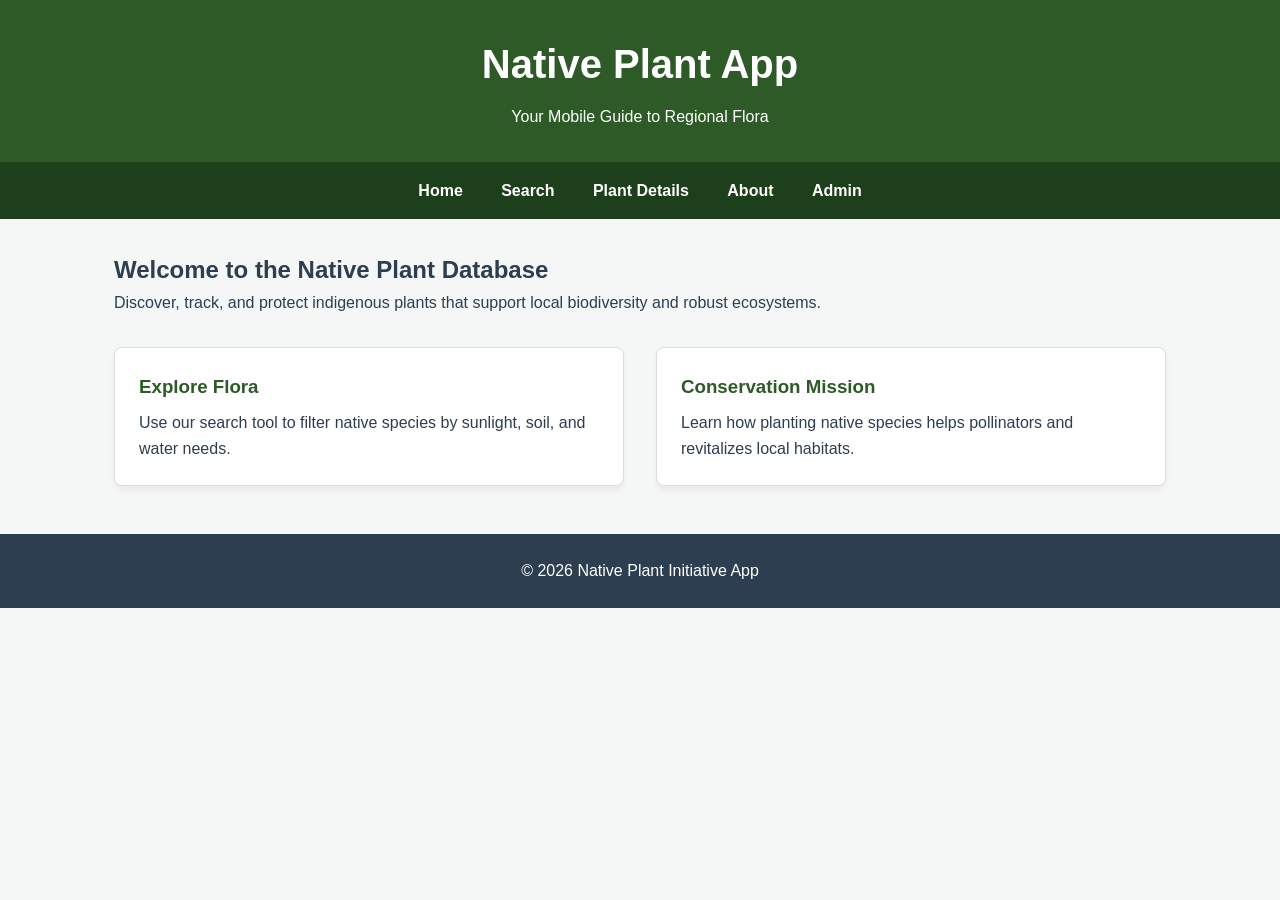
<file: index.html>
<!DOCTYPE html>
<html lang="en">
<head>
    <meta charset="UTF-8">
    <meta name="viewport" content="width=device-width, initial-scale=1.0">
    <title>Native Plant App - Home</title>
    <link rel="stylesheet" href="style.css">
</head>
<body>
    <header>
        <h1>Native Plant App</h1>
        <p>Your Mobile Guide to Regional Flora</p>
    </header>
    <nav>
        <ul>
            <li><a href="index.html">Home</a></li>
            <li><a href="search.html">Search</a></li>
            <li><a href="details.html">Plant Details</a></li>
            <li><a href="about.html">About</a></li>
            <li><a href="admin.html">Admin</a></li>
        </ul>
    </nav>
    <main>
        <section>
            <h2>Welcome to the Native Plant Database</h2>
            <p>Discover, track, and protect indigenous plants that support local biodiversity and robust ecosystems.</p>
            <div class="plant-grid" style="margin-top: 2rem;">
                <article class="plant-card">
                    <h3>Explore Flora</h3>
                    <p>Use our search tool to filter native species by sunlight, soil, and water needs.</p>
                </article>
                <article class="plant-card">
                    <h3>Conservation Mission</h3>
                    <p>Learn how planting native species helps pollinators and revitalizes local habitats.</p>
                </article>
            </div>
        </section>
    </main>
    <footer>
        <p>&copy; 2026 Native Plant Initiative App</p>
    </footer>
</body>
</html>
</file>
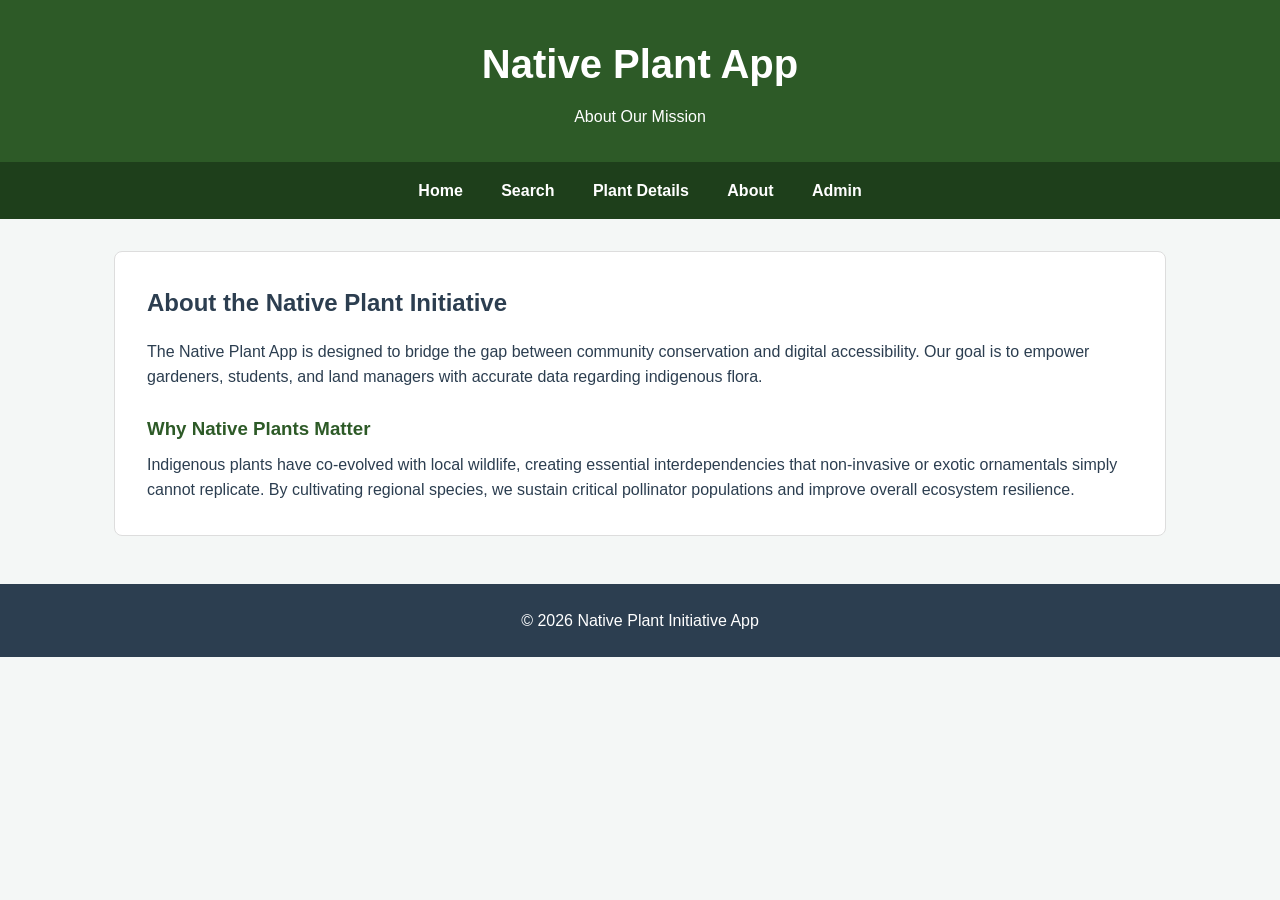
<file: about.html>
<!DOCTYPE html>
<html lang="en">
<head>
    <meta charset="UTF-8">
    <meta name="viewport" content="width=device-width, initial-scale=1.0">
    <title>Native Plant App - About</title>
    <link rel="stylesheet" href="style.css">
</head>
<body>
    <header>
        <h1>Native Plant App</h1>
        <p>About Our Mission</p>
    </header>
    <nav>
        <ul>
            <li><a href="index.html">Home</a></li>
            <li><a href="search.html">Search</a></li>
            <li><a href="details.html">Plant Details</a></li>
            <li><a href="about.html">About</a></li>
            <li><a href="admin.html">Admin</a></li>
        </ul>
    </nav>
    <main>
        <section style="background: white; padding: 2rem; border-radius: 8px; border: 1px solid #ddd;">
            <h2>About the Native Plant Initiative</h2>
            <p style="margin-top: 1rem;">The Native Plant App is designed to bridge the gap between community conservation and digital accessibility. Our goal is to empower gardeners, students, and land managers with accurate data regarding indigenous flora.</p>
            <h3 style="margin-top: 1.5rem; color: #2d5a27;">Why Native Plants Matter</h3>
            <p style="margin-top: 0.5rem;">Indigenous plants have co-evolved with local wildlife, creating essential interdependencies that non-invasive or exotic ornamentals simply cannot replicate. By cultivating regional species, we sustain critical pollinator populations and improve overall ecosystem resilience.</p>
        </section>
    </main>
    <footer>
        <p>&copy; 2026 Native Plant Initiative App</p>
    </footer>
</body>
</html>
</file>
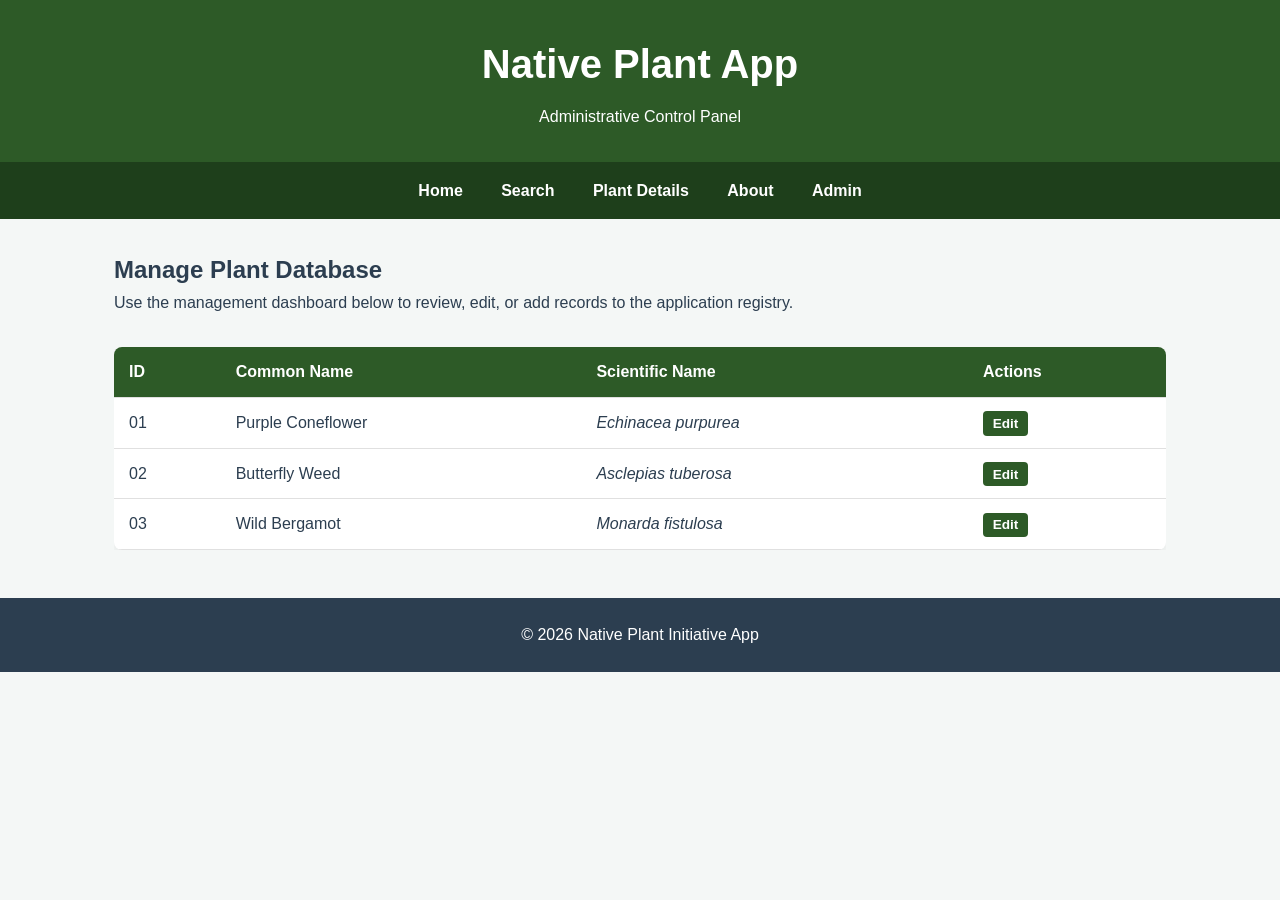
<file: admin.html>
<!DOCTYPE html>
<html lang="en">
<head>
    <meta charset="UTF-8">
    <meta name="viewport" content="width=device-width, initial-scale=1.0">
    <title>Native Plant App - Admin Dashboard</title>
    <link rel="stylesheet" href="style.css">
</head>
<body>
    <header>
        <h1>Native Plant App</h1>
        <p>Administrative Control Panel</p>
    </header>
    <nav>
        <ul>
            <li><a href="index.html">Home</a></li>
            <li><a href="search.html">Search</a></li>
            <li><a href="details.html">Plant Details</a></li>
            <li><a href="about.html">About</a></li>
            <li><a href="admin.html">Admin</a></li>
        </ul>
    </nav>
    <main>
        <section>
            <h2>Manage Plant Database</h2>
            <p>Use the management dashboard below to review, edit, or add records to the application registry.</p>
            
            <div class="table-container">
                <table>
                    <thead>
                        <tr>
                            <th>ID</th>
                            <th>Common Name</th>
                            <th>Scientific Name</th>
                            <th>Actions</th>
                        </tr>
                    </thead>
                    <tbody>
                        <tr>
                            <td>01</td>
                            <td>Purple Coneflower</td>
                            <td><i>Echinacea purpurea</i></td>
                            <td><button style="padding: 0.3rem 0.6rem; font-size: 0.85rem;">Edit</button></td>
                        </tr>
                        <tr>
                            <td>02</td>
                            <td>Butterfly Weed</td>
                            <td><i>Asclepias tuberosa</i></td>
                            <td><button style="padding: 0.3rem 0.6rem; font-size: 0.85rem;">Edit</button></td>
                        </tr>
                        <tr>
                            <td>03</td>
                            <td>Wild Bergamot</td>
                            <td><i>Monarda fistulosa</i></td>
                            <td><button style="padding: 0.3rem 0.6rem; font-size: 0.85rem;">Edit</button></td>
                        </tr>
                    </tbody>
                </table>
            </div>
        </section>
    </main>
    <footer>
        <p>&copy; 2026 Native Plant Initiative App</p>
    </footer>
</body>
</html>
</file>
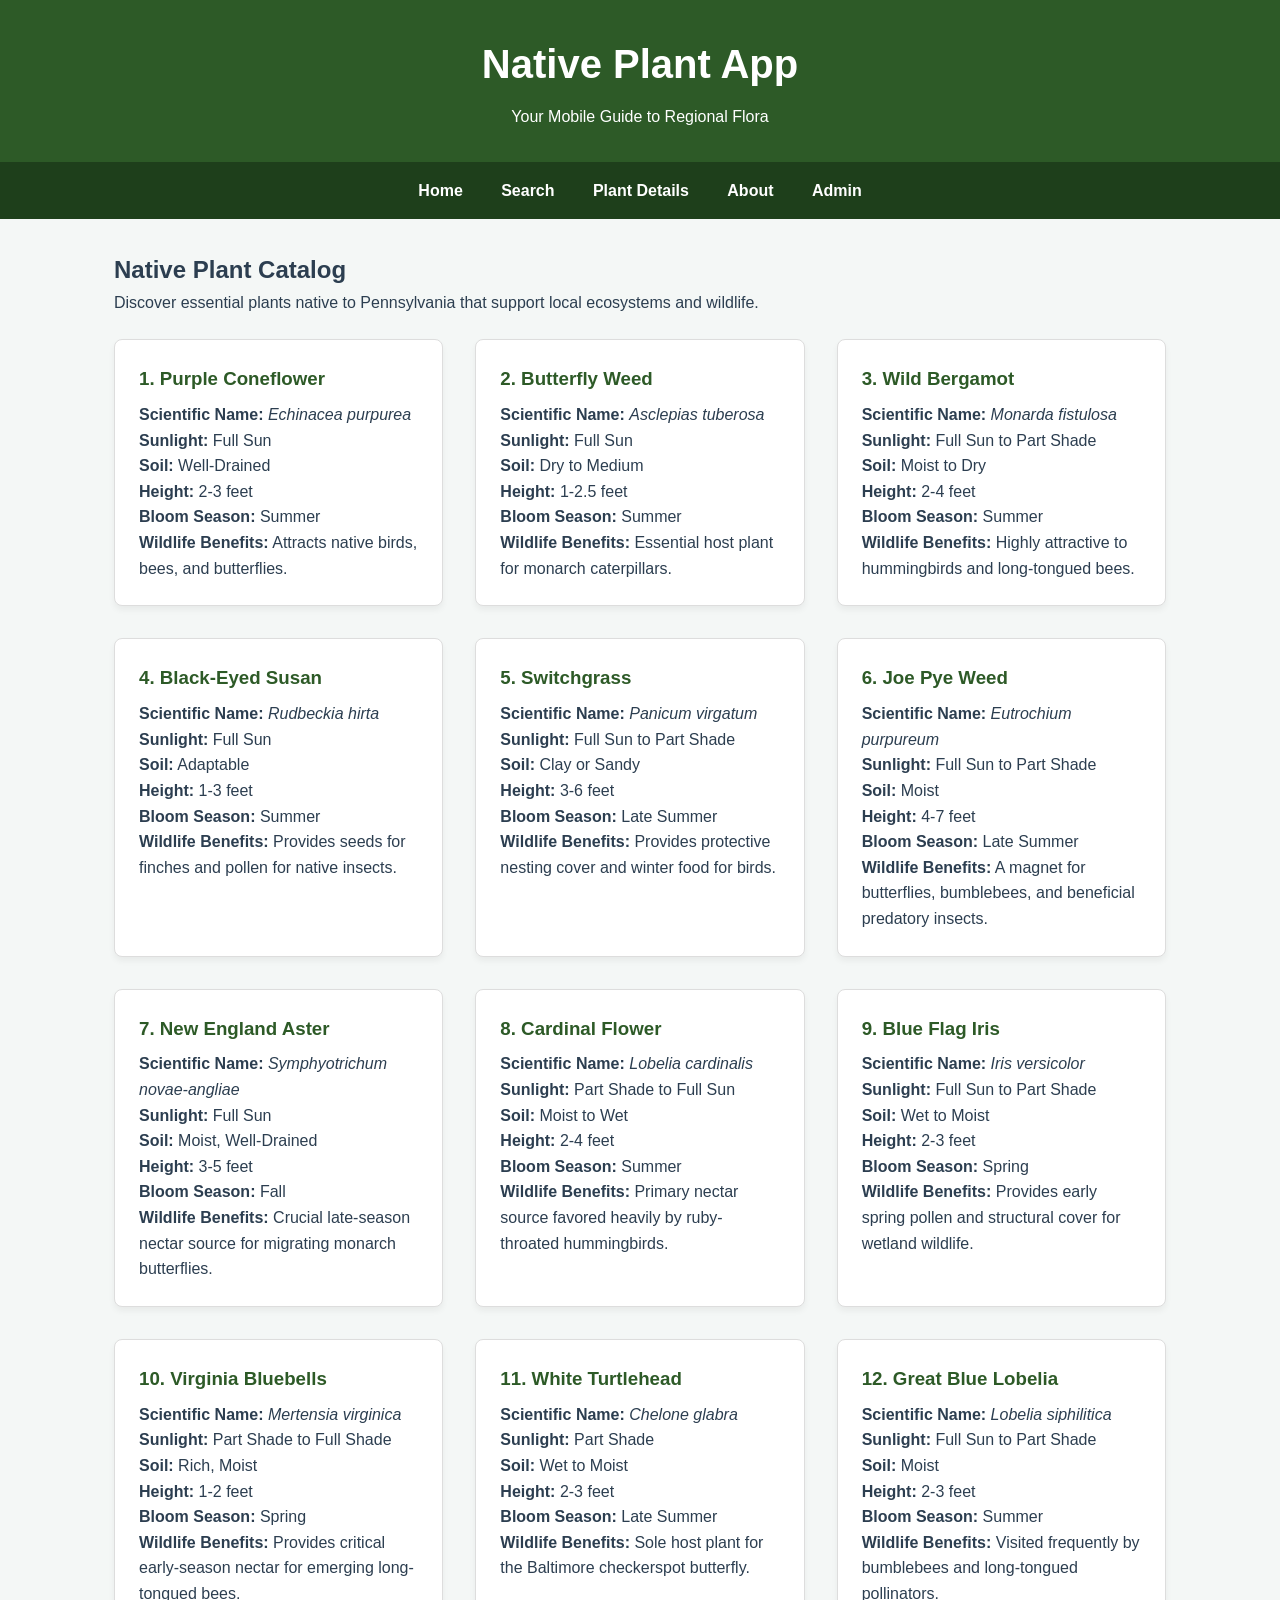
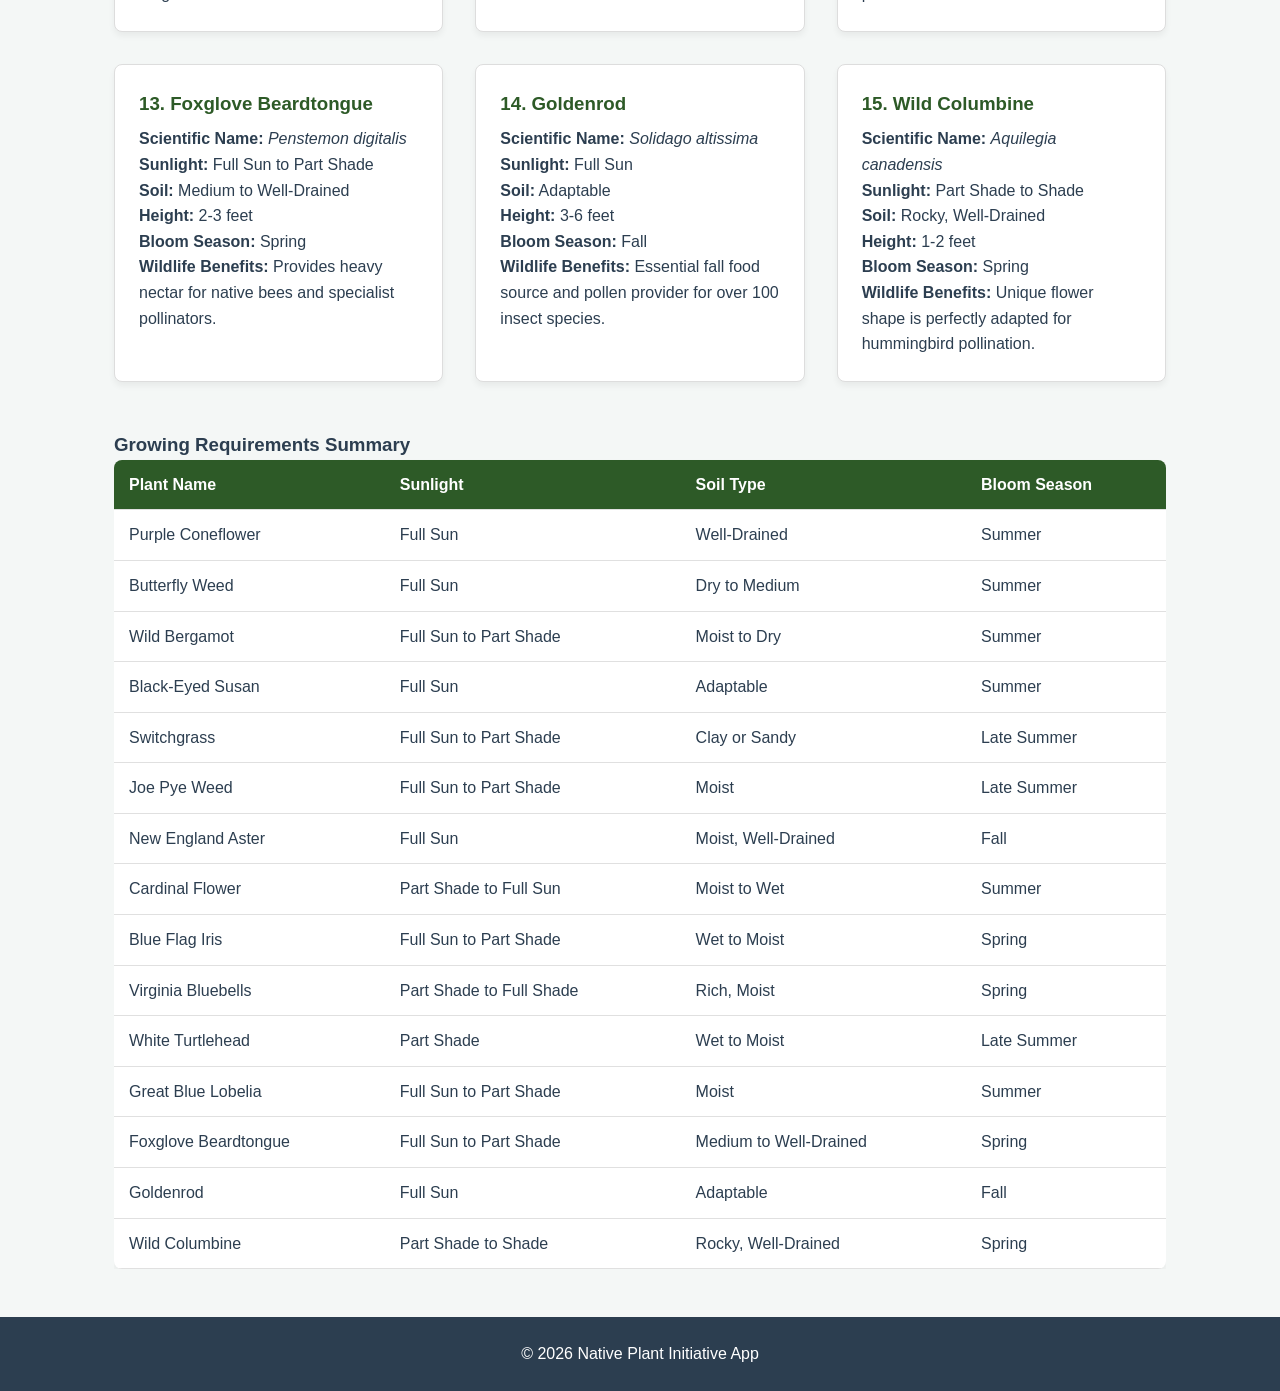
<file: details.html>
<!DOCTYPE html>
<html lang="en">
<head>
    <meta charset="UTF-8">
    <meta name="viewport" content="width=device-width, initial-scale=1.0">
    <title>Native Plant App - Plant Details</title>
    <link rel="stylesheet" href="style.css">
</head>
<body>

    <header>
        <h1>Native Plant App</h1>
        <p>Your Mobile Guide to Regional Flora</p>
    </header>

    <nav>
        <ul>
            <li><a href="index.html">Home</a></li>
            <li><a href="search.html">Search</a></li>
            <li><a href="details.html">Plant Details</a></li>
            <li><a href="about.html">About</a></li>
            <li><a href="admin.html">Admin</a></li>
        </ul>
    </nav>

    <main>
        <section>
            <h2>Native Plant Catalog</h2>
            <p>Discover essential plants native to Pennsylvania that support local ecosystems and wildlife.</p>

            <!-- Dynamic Grid Container -->
            <div class="plant-grid">
                <!-- JavaScript will populate cards automatically -->
            </div>

            <!-- Dynamic Table Container -->
            <section class="table-container" style="margin-top: 3rem;">
                <h3>Growing Requirements Summary</h3>
                <table>
                    <thead>
                        <tr>
                            <th>Plant Name</th>
                            <th>Sunlight</th>
                            <th>Soil Type</th>
                            <th>Bloom Season</th>
                        </tr>
                    </thead>
                    <tbody>
                        <!-- JavaScript will populate table rows automatically -->
                    </tbody>
                </table>
            </section>
        </section>
    </main>

    <footer>
        <p>&copy; 2026 Native Plant Initiative App</p>
    </footer>

    <!-- Link your interactive JavaScript -->
    <script src="script.js"></script>
</body>
</html>
</file>
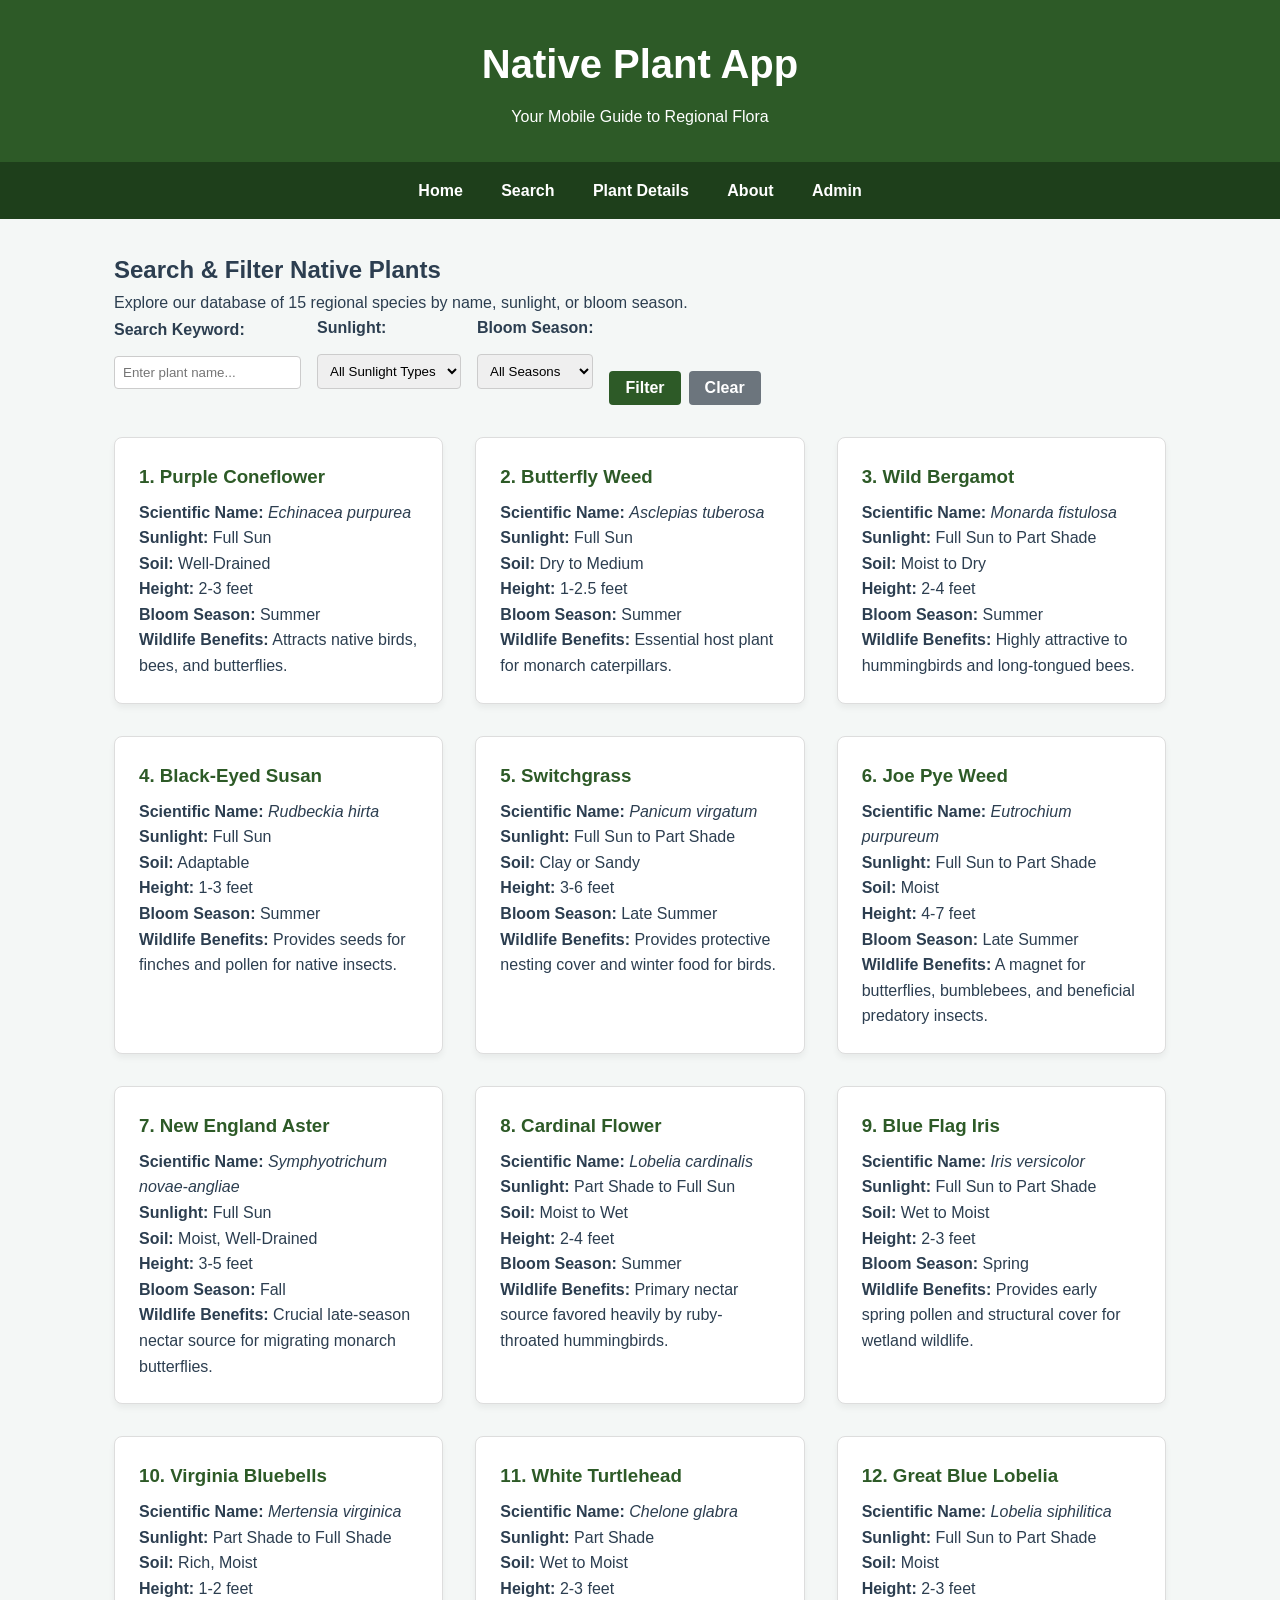
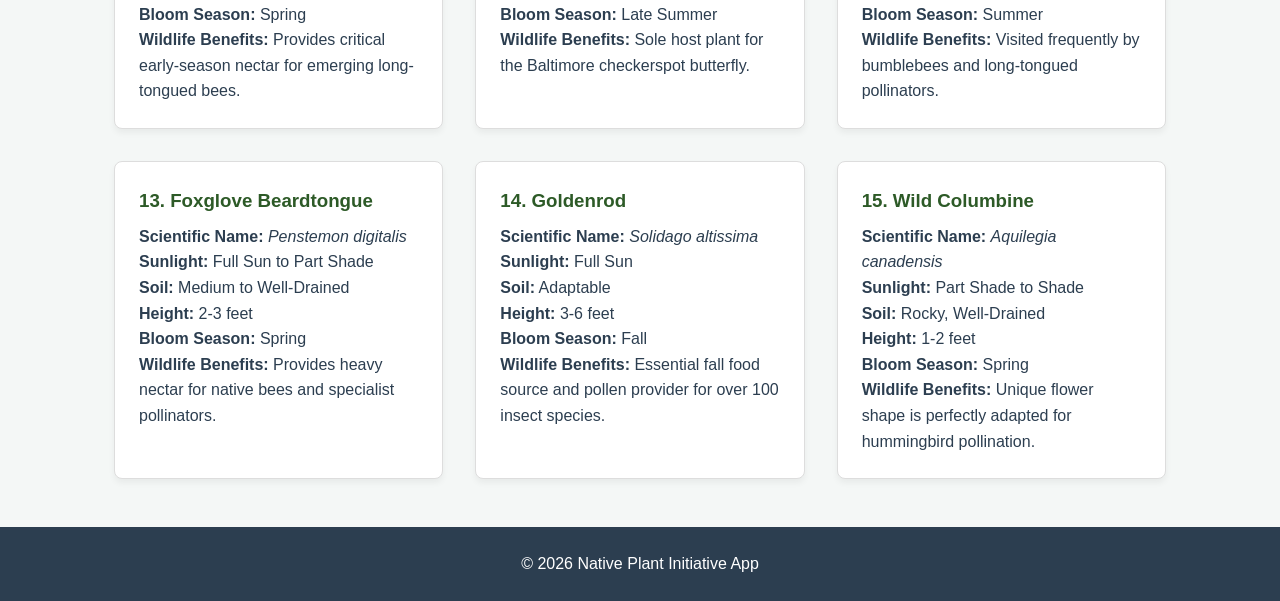
<file: search.html>
<!DOCTYPE html>
<html lang="en">
<head>
    <meta charset="UTF-8">
    <meta name="viewport" content="width=device-width, initial-scale=1.0">
    <title>Native Plant App - Search</title>
    <link rel="stylesheet" href="style.css">
</head>
<body>

    <header>
        <h1>Native Plant App</h1>
        <p>Your Mobile Guide to Regional Flora</p>
    </header>

    <nav>
        <ul>
            <li><a href="index.html">Home</a></li>
            <li><a href="search.html">Search</a></li>
            <li><a href="details.html">Plant Details</a></li>
            <li><a href="about.html">About</a></li>
            <li><a href="admin.html">Admin</a></li>
        </ul>
    </nav>

    <main>
        <section>
            <h2>Search & Filter Native Plants</h2>
            <p>Explore our database of 15 regional species by name, sunlight, or bloom season.</p>

            <div style="margin-bottom: 2rem; display: flex; gap: 1rem; flex-wrap: wrap; align-items: flex-end;">
                <div>
                    <label for="keyword" style="display: block; margin-bottom: 0.5rem; font-weight: bold;">Search Keyword:</label>
                    <input type="text" id="keyword" placeholder="Enter plant name..." style="padding: 0.5rem; border: 1px solid #ccc; border-radius: 4px;">
                </div>
                <div>
                    <label for="sun" style="display: block; margin-bottom: 0.5rem; font-weight: bold;">Sunlight:</label>
                    <select id="sun" style="padding: 0.5rem; border: 1px solid #ccc; border-radius: 4px;">
                        <option value="all">All Sunlight Types</option>
                        <option value="Full Sun">Full Sun</option>
                        <option value="Part Shade">Part Shade</option>
                        <option value="Shade">Shade</option>
                    </select>
                </div>
                <div>
                    <label for="bloom" style="display: block; margin-bottom: 0.5rem; font-weight: bold;">Bloom Season:</label>
                    <select id="bloom" style="padding: 0.5rem; border: 1px solid #ccc; border-radius: 4px;">
                        <option value="all">All Seasons</option>
                        <option value="Spring">Spring</option>
                        <option value="Summer">Summer</option>
                        <option value="Fall">Fall</option>
                    </select>
                </div>
                <div style="display: flex; gap: 0.5rem;">
                    <button id="filter-btn" style="padding: 0.5rem 1rem; background-color: #2d5a27; color: white; border: none; border-radius: 4px; cursor: pointer;">Filter</button>
                    <button id="clear-btn" style="padding: 0.5rem 1rem; background-color: #6c757d; color: white; border: none; border-radius: 4px; cursor: pointer;">Clear</button>
                </div>
            </div>

            <!-- Dynamic Plant Cards Grid -->
            <div class="plant-grid">
                <!-- JavaScript will dynamically insert plant cards or no-results message here -->
            </div>
        </section>
    </main>

    <footer>
        <p>&copy; 2026 Native Plant Initiative App</p>
    </footer>

    <script src="script.js"></script>
</body>
</html>
</file>
<file: style.css>
/* Global Reset and Typography */
* {
    box-sizing: border-box;
    margin: 0;
    padding: 0;
}

body {
    font-family: 'Segoe UI', Tahoma, Geneva, Verdana, sans-serif;
    line-height: 1.6;
    color: #2c3e50;
    background-color: #f4f7f6;
}

/* Header Styling */
header {
    background-color: #2d5a27;
    color: white;
    text-align: center;
    padding: 2rem 1rem;
}

header h1 {
    font-size: 2.5rem;
    margin-bottom: 0.5rem;
}

/* Navigation Bar (Flexbox) */
nav {
    background-color: #1e3f1b;
}

nav ul {
    list-style: none;
    display: flex;
    justify-content: center;
    flex-wrap: wrap;
}

nav a {
    display: block;
    color: white;
    text-decoration: none;
    padding: 1rem 1.2rem;
    font-weight: bold;
    transition: background 0.3s;
}

nav a:hover {
    background-color: #3b7a33;
}

/* Main Layout & Container */
main {
    max-width: 1100px;
    margin: 2rem auto;
    padding: 0 1.5rem;
}

/* Plant Information Card (Grid & Box Model) */
.plant-grid {
    display: grid;
    grid-template-columns: repeat(auto-fit, minmax(280px, 1fr));
    gap: 2rem;
    margin-top: 1.5rem;
}

.plant-card {
    background: white;
    border: 1px solid #ddd;
    border-radius: 8px;
    padding: 1.5rem;
    box-shadow: 0 4px 6px rgba(0, 0, 0, 0.05);
}

.plant-card img {
    width: 100%;
    height: 180px;
    object-fit: cover;
    border-radius: 4px;
    margin-bottom: 1rem;
}

.plant-card h3, .plant-card h4 {
    color: #2d5a27;
    margin-bottom: 0.5rem;
}

/* Form & Search Inputs */
.search-bar, form {
    background: white;
    padding: 2rem;
    border-radius: 8px;
    border: 1px solid #ddd;
    margin-top: 1.5rem;
    box-shadow: 0 4px 6px rgba(0,0,0,0.05);
}

input[type="text"], input[type="email"], select, textarea {
    width: 100%;
    padding: 0.75rem;
    margin-top: 0.3rem;
    margin-bottom: 1rem;
    border: 1px solid #ccc;
    border-radius: 4px;
}

button, input[type="submit"] {
    background-color: #2d5a27;
    color: white;
    border: none;
    padding: 0.75rem 1.5rem;
    font-size: 1rem;
    font-weight: bold;
    border-radius: 4px;
    cursor: pointer;
}

button:hover, input[type="submit"]:hover {
    background-color: #3b7a33;
}

/* Table Styling for Admin & Details */
.table-container {
    overflow-x: auto;
    margin-top: 2rem;
}

table {
    width: 100%;
    border-collapse: collapse;
    background: white;
    border-radius: 8px;
    overflow: hidden;
    box-shadow: 0 4px 6px rgba(0, 0, 0, 0.05);
}

th, td {
    padding: 12px 15px;
    text-align: left;
    border-bottom: 1px solid #e0e0e0;
}

th {
    background-color: #2d5a27;
    color: white;
}

tr:hover {
    background-color: #f1f8f0;
}

/* Footer Styling */
footer {
    text-align: center;
    padding: 1.5rem;
    background-color: #2c3e50;
    color: white;
    margin-top: 3rem;
}

/* Responsive Design Adjustments */
@media (max-width: 768px) {
    nav ul {
        flex-direction: column;
        text-align: center;
    }

    header h1 {
        font-size: 2rem;
    }
}
</file>
